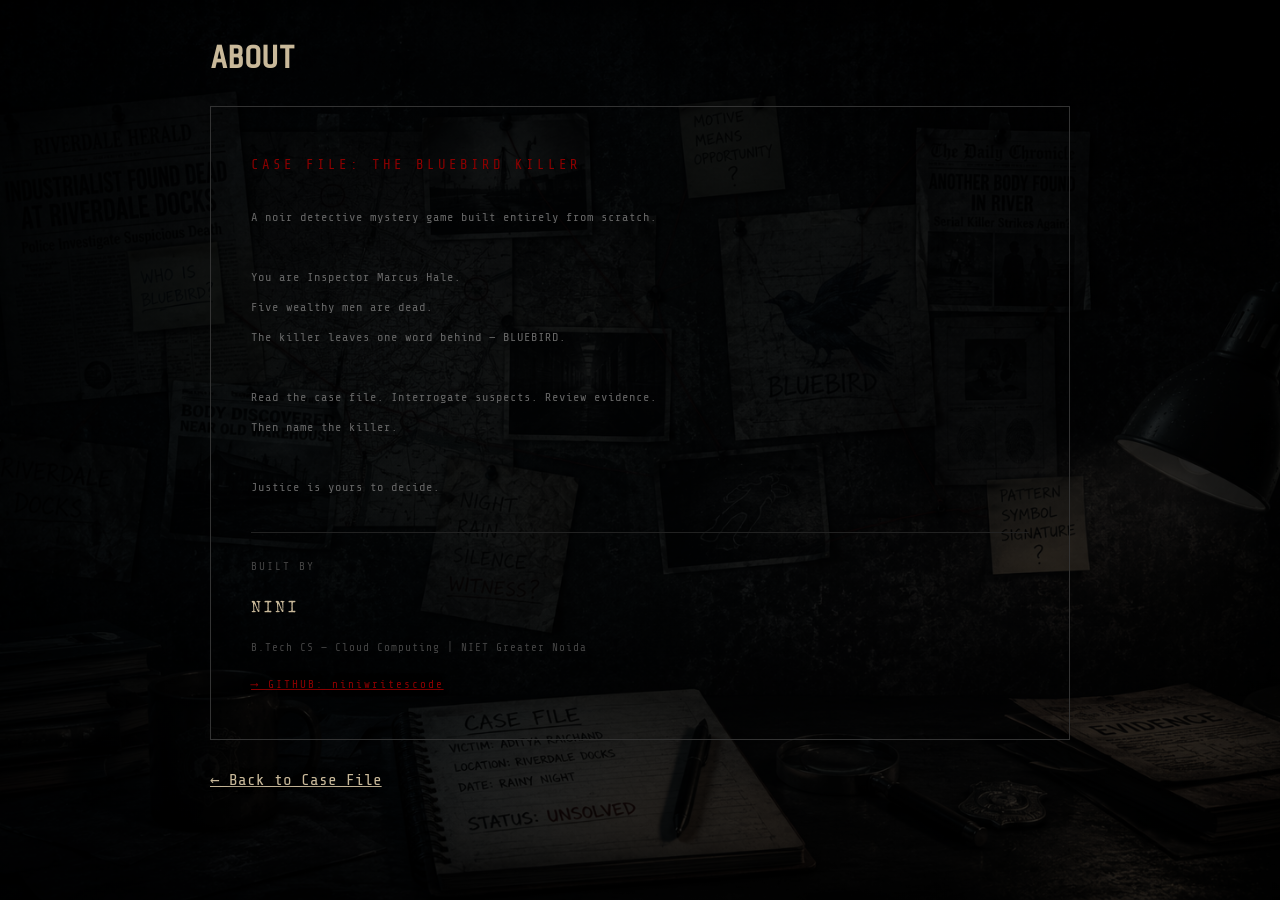
<file: templates/about.html>
<!DOCTYPE html>
<html lang="en">
<head>
    <meta charset="UTF-8">
    <meta name="viewport" content="width=device-width, initial-scale=1.0">
    <title>About</title>
    <link rel="stylesheet" href="/static/style.css">
</head>
<body>
<div class="casefile-container">
    <h1>ABOUT</h1>

    <div style="border:1px solid #333; padding:40px; margin-top:30px; line-height:2.5;">
        <p style="color:#8b0000; letter-spacing:3px; font-size:14px; margin-bottom:20px;">CASE FILE: THE BLUEBIRD KILLER</p>
        
        <p style="color:#666; font-size:12px; letter-spacing:1px;">
        A noir detective mystery game built entirely from scratch.<br><br>
        You are Inspector Marcus Hale.<br>
        Five wealthy men are dead.<br>
        The killer leaves one word behind — BLUEBIRD.<br><br>
        Read the case file. Interrogate suspects. Review evidence.<br>
        Then name the killer.<br><br>
        Justice is yours to decide.
        </p>

        <div style="border-top:1px solid #222; margin-top:30px; padding-top:20px;">
            <p style="color:#444; font-size:11px; letter-spacing:2px;">BUILT BY</p>
            <p style="color:#c9b99a; font-size:16px; font-family:'Special Elite',cursive; letter-spacing:3px; margin-top:8px;">NINI</p>
            <p style="color:#444; font-size:11px; letter-spacing:1px; margin-top:5px;">B.Tech CS — Cloud Computing | NIET Greater Noida</p>
            <a href="https://github.com/niniwritescode" style="color:#8b0000; font-size:11px; letter-spacing:2px; margin-top:10px; display:block;">⟶ GITHUB: niniwritescode</a>
        </div>
    </div>

    <a href="/casefile" style="display:block; margin-top:30px;">← Back to Case File</a>
</div>
</body>
</html>
</file>
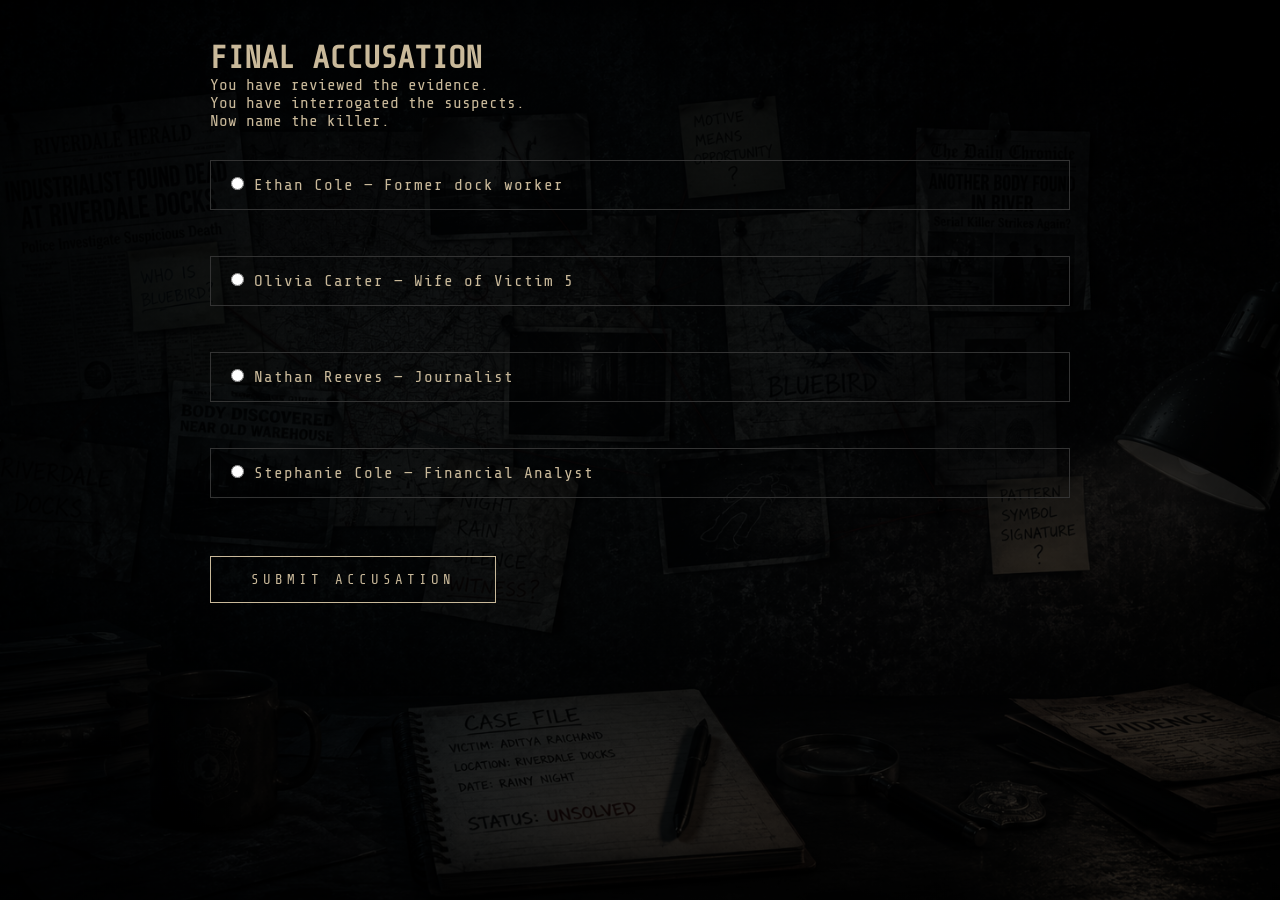
<file: templates/accuse.html>
<!DOCTYPE html>

<html lang="en">
<head>
    <meta charset="UTF-8">
    <meta name="viewport" content="width=device-width, initial-scale=1.0">
    <title>Final Accusation</title>
    <link rel="stylesheet" href="/static/style.css">
</head>
<body>
<div class="casefile-container">
<h1>FINAL ACCUSATION</h1>
<p>You have reviewed the evidence.<br>
You have interrogated the suspects.<br>
Now name the killer.</p>

<div class="suspect-list">
    <label><input type="radio" name="suspect" value="1"> Ethan Cole — Former dock worker</label><br><br>
    <label><input type="radio" name="suspect" value="2"> Olivia Carter — Wife of Victim 5</label><br><br>
    <label><input type="radio" name="suspect" value="3"> Nathan Reeves — Journalist</label><br><br>
    <label><input type="radio" name="suspect" value="4"> Stephanie Cole — Financial Analyst</label>
</div>

<br>
<button class="accuse-btn" onclick="makeAccusation()">SUBMIT ACCUSATION</button>
</div>
<div id="result-box" class="modal" style="display:none;">
    <div class="modal-box">
        <span class="close-btn" onclick="closeResult()">&times;</span>
        <h2 id="result-title"></h2>
        <div id="result-content"></div>
    </div>
</div>

<script>
function makeAccusation() {
    const selected = document.querySelector('input[name="suspect"]:checked');

    if (!selected) {
        alert("Select a suspect first.");
        return;
    }

    const answer = selected.value;
    let title = "";
    let content = "";

    if (answer === "4") {
        title = "CORRECT. CASE CLOSED.";
        content = `STEPHANIE COLE. Age 29. Financial Analyst.

Twelve years ago, Starbird Holdings destroyed her family.
Her father Ethan tried to expose the fraud.
They framed him instead. He lost everything.

Her mother never recovered.
She died two years later.

Stephanie spent a decade getting close to each victim.
Working inside their companies.
Learning their routines.
Waiting.

She drugged their coffee first.

"Men like them don't fear prison. They fear helplessness."

Then she strangled them.
Controlled. Deliberate.

The Maritime knot — her father taught her as a child.

BLUEBIRD was the internal codename of the fraud.
She signed every murder with it.
Not as a threat. As a receipt.

The limp, the boots, the planted footprint —
all misdirection.

She made you look at her father.

When Ethan was questioned, he stayed silent for two hours.

Detective: "Who tied the knots?"
Ethan: "...I did."

He found out after the third murder.
He didn't stop her.
He helped cover it.

STEPHANIE COLE — arrested. Murder x5.
ETHAN COLE — arrested. Accessory x3.

Justice? You decide.`;
    } else {
        const names = {
            "1": "Ethan Cole",
            "2": "Olivia Carter",
            "3": "Nathan Reeves"
        };

        title = "WRONG ACCUSATION";
        content = `You accused ${names[answer]}.

Stephanie Cole disappears into the city.

The Bluebird killings stop.
No one knows why.

Case goes cold.`;
    }

    document.getElementById("result-title").innerText = title;
    document.getElementById("result-content").innerHTML =
        content.replace(/\n/g, "<br>");
    document.getElementById("result-box").style.display = "flex";
}

function closeResult() {
    document.getElementById("result-box").style.display = "none";
}
</script>

</body>
</html>
</file>
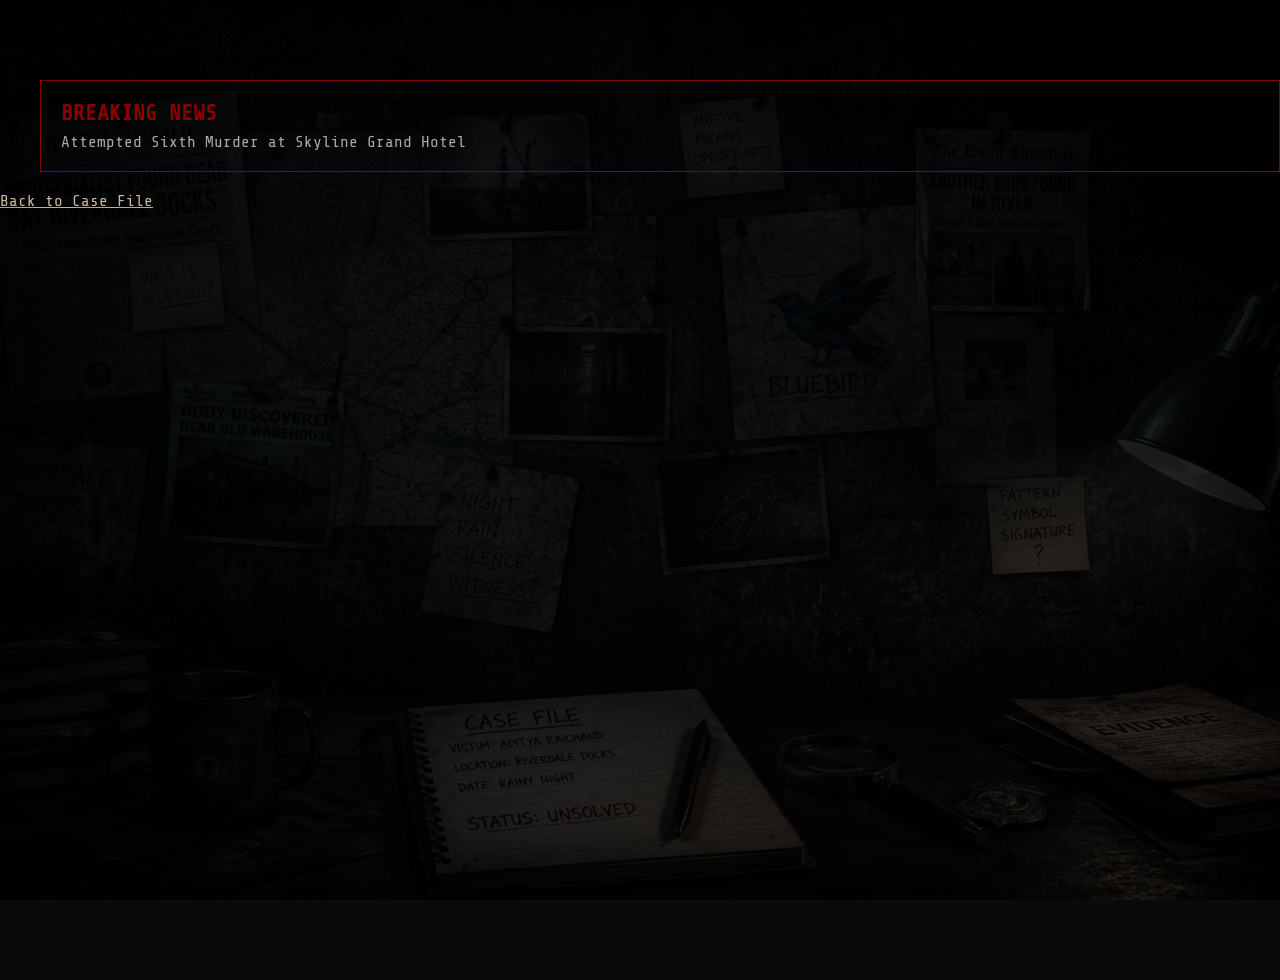
<file: templates/breaking.html>
<!DOCTYPE html>
<html lang="en">
<head>
    <meta charset="UTF-8">
    <meta name="viewport" content="width=device-width, initial-scale=1.0">
    <title>Breaking news</title>
    <link rel="stylesheet" href="/static/style.css">
</head>
<body>

<div class="breaking-card" onclick="openBreakingNews()">
    <div class="breaking-title">BREAKING NEWS</div>
    <div class="breaking-desc">
        Attempted Sixth Murder at Skyline Grand Hotel
    </div>
    </div>
    <a href="/casefile">Back to Case File</a>


<div id="breaking-modal" class="modal">
    <div class="modal-box">
        <span class="close-btn" onclick="closeBreakingNews()">&times;</span>
        <h2 id="breaking-modal-title">BREAKING: ATTEMPTED SIXTH MURDER</h2>
        <div id="breaking-modal-content"></div>
    </div>
</div>

<script>
const breakingNews = {
    title: "BREAKING: ATTEMPTED SIXTH MURDER",
    info: `Another stormy night.

At 11:47 PM, Detective Marcus received an anonymous tip —
the Bluebird Killer would strike again at Skyline Grand Hotel.
Businessman Leonard Hayes. Room 708.

Marcus noticed the rainfall. The pattern.
He didn't wait for backup.

Inside room 708 — Hayes unconscious on the floor.
Spilled coffee beside him.

Standing at the window:
A young woman. Rain-soaked black coat.
Rope in one hand.
A note marked BLUEBIRD in the other.

Lightning filled the room.

Marcus saw the star-marked boots.
He saw her face.
Cold. Unsurprised. Like she'd been expecting him.

For the first time, the Bluebird Killer had a face.

She dropped the rope and ran before backup arrived.
Hayes survived.

The unknown female suspect is now the primary lead.`
};

function openBreakingNews() {
    document.getElementById('breaking-modal-title').innerText =
        breakingNews.title;

    document.getElementById('breaking-modal-content').innerHTML =
        breakingNews.info.replace(/\n/g, '<br>');

    document.getElementById('breaking-modal').style.display = 'flex';
}

function closeBreakingNews() {
    document.getElementById('breaking-modal').style.display = 'none';
}
</script>

</body>
</html>
</file>
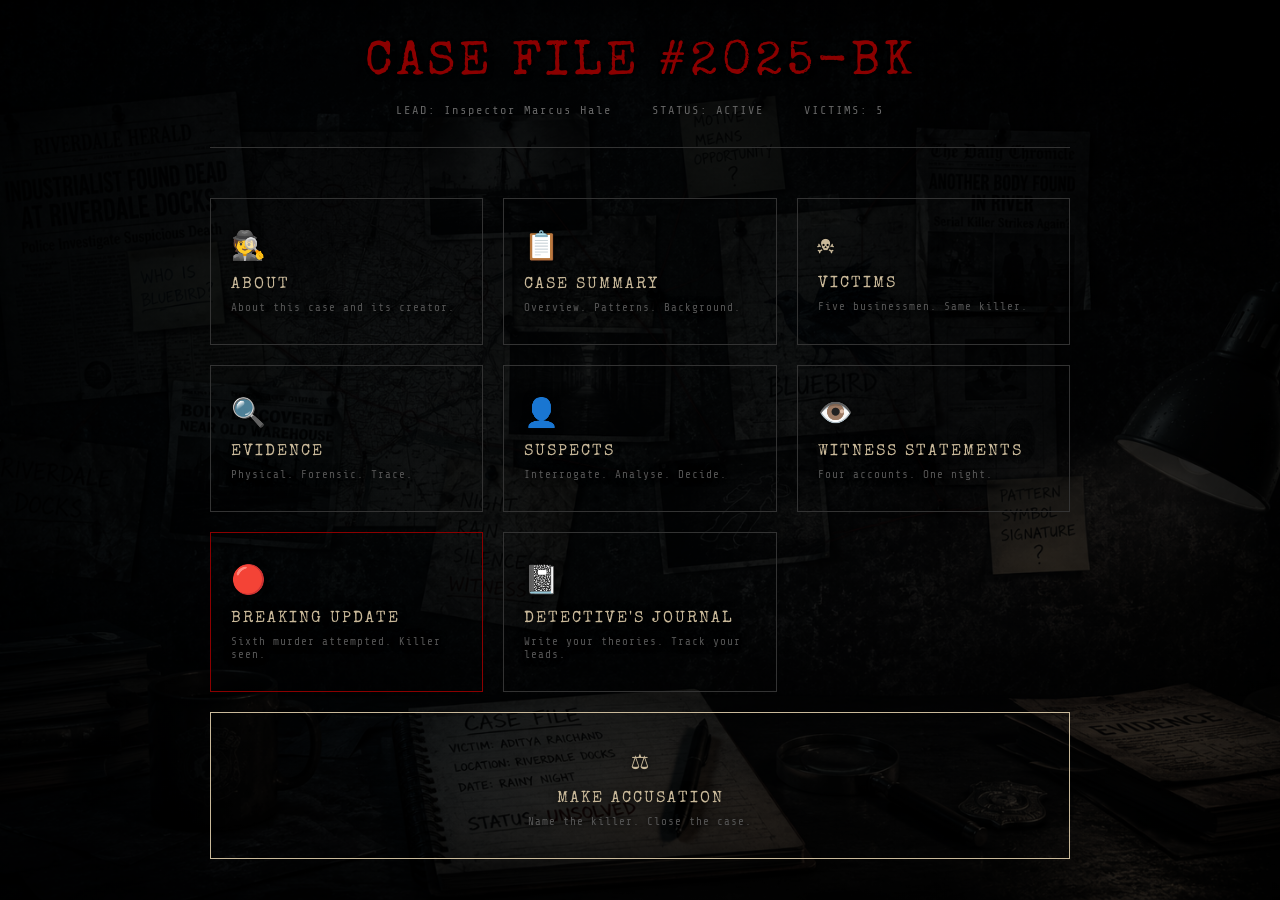
<file: templates/casefile.html>
<!DOCTYPE html>
<html>
<head>
    <title>Case File: Bluebird</title>
    <link rel="stylesheet" href="/static/style.css">
</head>
<body>
    <div class="casefile-container">

        <div class="case-header">
            <div class="case-stamp">CASE FILE #2025-BK</div>
            <div class="case-meta">
                <span>LEAD: Inspector Marcus Hale</span>
                <span>STATUS: ACTIVE</span>
                <span>VICTIMS: 5</span>
            </div>
        </div>

        <div class="sections-grid">

            <a href="/about" class="section-card">
    <div class="card-icon">🕵️</div>
    <div class="card-title">ABOUT</div>
    <div class="card-desc">About this case and its creator.</div>
</a>

            <a href="/summary" class="section-card">
                <div class="card-icon">📋</div>
                <div class="card-title">CASE SUMMARY</div>
                <div class="card-desc">Overview. Patterns. Background.</div>
            </a>

            <a href="/victim" class="section-card">
                <div class="card-icon">☠️</div>
                <div class="card-title">VICTIMS</div>
                <div class="card-desc">Five businessmen. Same killer.</div>
            </a>

            <a href="/evidence" class="section-card">
                <div class="card-icon">🔍</div>
                <div class="card-title">EVIDENCE</div>
                <div class="card-desc">Physical. Forensic. Trace.</div>
            </a>

            <a href="/suspects" class="section-card">
                <div class="card-icon">👤</div>
                <div class="card-title">SUSPECTS</div>
                <div class="card-desc">Interrogate. Analyse. Decide.</div>
            </a>

            <a href="/witnesses" class="section-card">
                <div class="card-icon">👁️</div>
                <div class="card-title">WITNESS STATEMENTS</div>
                <div class="card-desc">Four accounts. One night.</div>
            </a>

            <a href="/breaking" class="section-card highlight">
                <div class="card-icon">🔴</div>
                <div class="card-title">BREAKING UPDATE</div>
                <div class="card-desc">Sixth murder attempted. Killer seen.</div>
            </a>

            <a href="/journal" class="section-card">
    <div class="card-icon">📓</div>
    <div class="card-title">DETECTIVE'S JOURNAL</div>
    <div class="card-desc">Write your theories. Track your leads.</div>
</a>

            <a href="/accuse" class="section-card accuse">
                <div class="card-icon">⚖️</div>
                <div class="card-title">MAKE ACCUSATION</div>
                <div class="card-desc">Name the killer. Close the case.</div>
            </a>


        </div>
    </div>
</body>
</html>
</file>
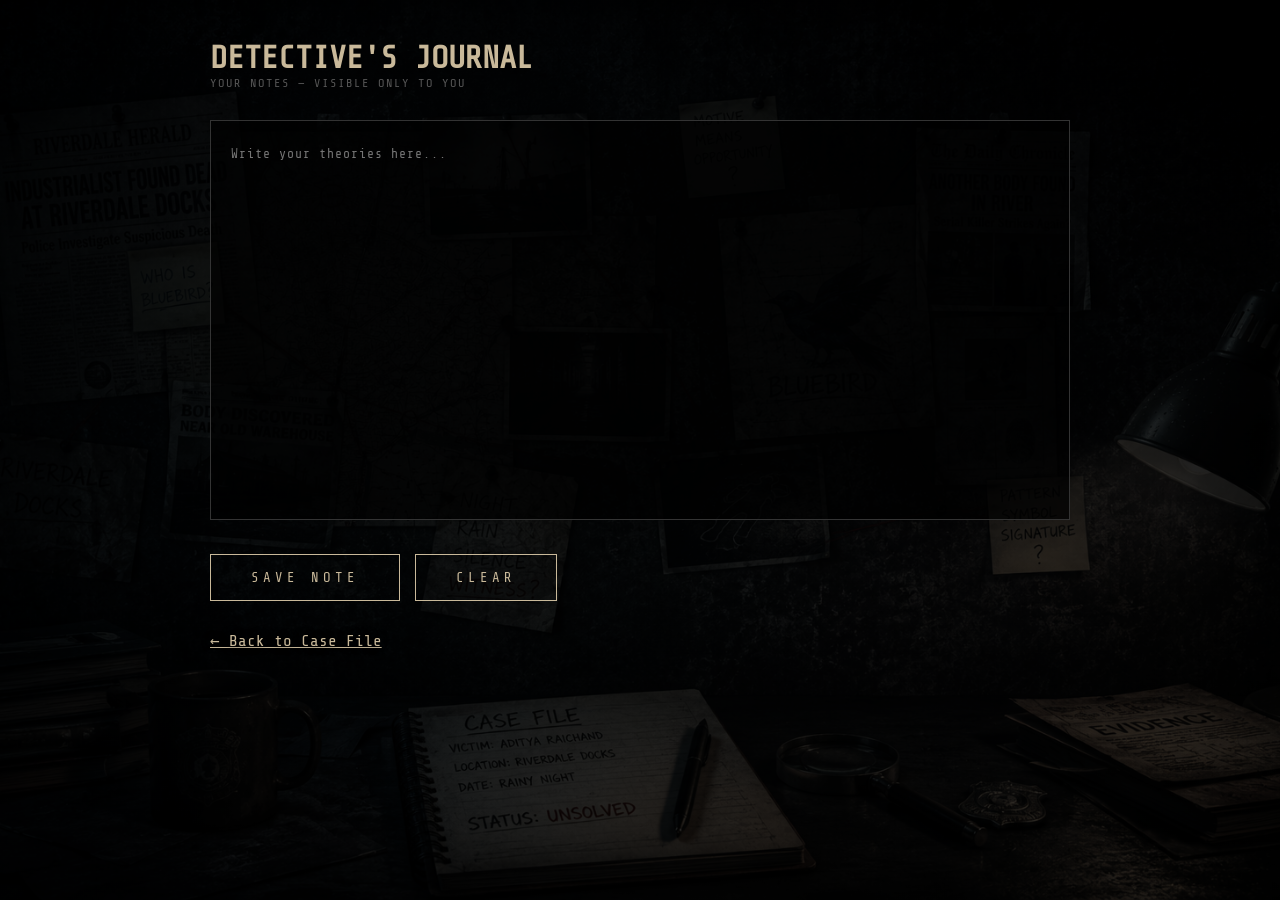
<file: templates/journal.html>
<!DOCTYPE html>
<html lang="en">
<head>
    <meta charset="UTF-8">
    <meta name="viewport" content="width=device-width, initial-scale=1.0">
    <title>Detective Journal</title>
    <link rel="stylesheet" href="/static/style.css">
</head>
<body>
<div class="casefile-container">
    <h1>DETECTIVE'S JOURNAL</h1>
    <p style="color:#555; font-size:12px; letter-spacing:2px; margin-bottom:30px;">YOUR NOTES — VISIBLE ONLY TO YOU</p>

    <textarea id="journal-text" placeholder="Write your theories here..." style="
        width: 100%;
        height: 400px;
        background: rgba(0,0,0,0.7);
        border: 1px solid #333;
        color: #c9b99a;
        font-family: 'Share Tech Mono', monospace;
        font-size: 13px;
        padding: 20px;
        letter-spacing: 1px;
        line-height: 2;
        resize: none;
        outline: none;
    "></textarea>

    <div style="margin-top:20px; display:flex; gap:15px;">
        <button class="accuse-btn" onclick="saveNote()">SAVE NOTE</button>
        <button class="accuse-btn" onclick="clearNote()">CLEAR</button>
    </div>

    <div id="save-msg" style="color:#8b0000; font-size:12px; letter-spacing:2px; margin-top:15px; display:none;">
        NOTE SAVED.
    </div>

    <a href="/casefile" style="display:block; margin-top:30px;">← Back to Case File</a>
</div>

<script>
window.onload = function() {
    const saved = localStorage.getItem('detective-journal');
    if (saved) document.getElementById('journal-text').value = saved;
}

function saveNote() {
    const text = document.getElementById('journal-text').value;
    localStorage.setItem('detective-journal', text);
    const msg = document.getElementById('save-msg');
    msg.style.display = 'block';
    setTimeout(() => msg.style.display = 'none', 2000);
}

function clearNote() {
    document.getElementById('journal-text').value = '';
    localStorage.removeItem('detective-journal');
}
</script>
</body>
</html>
</file>
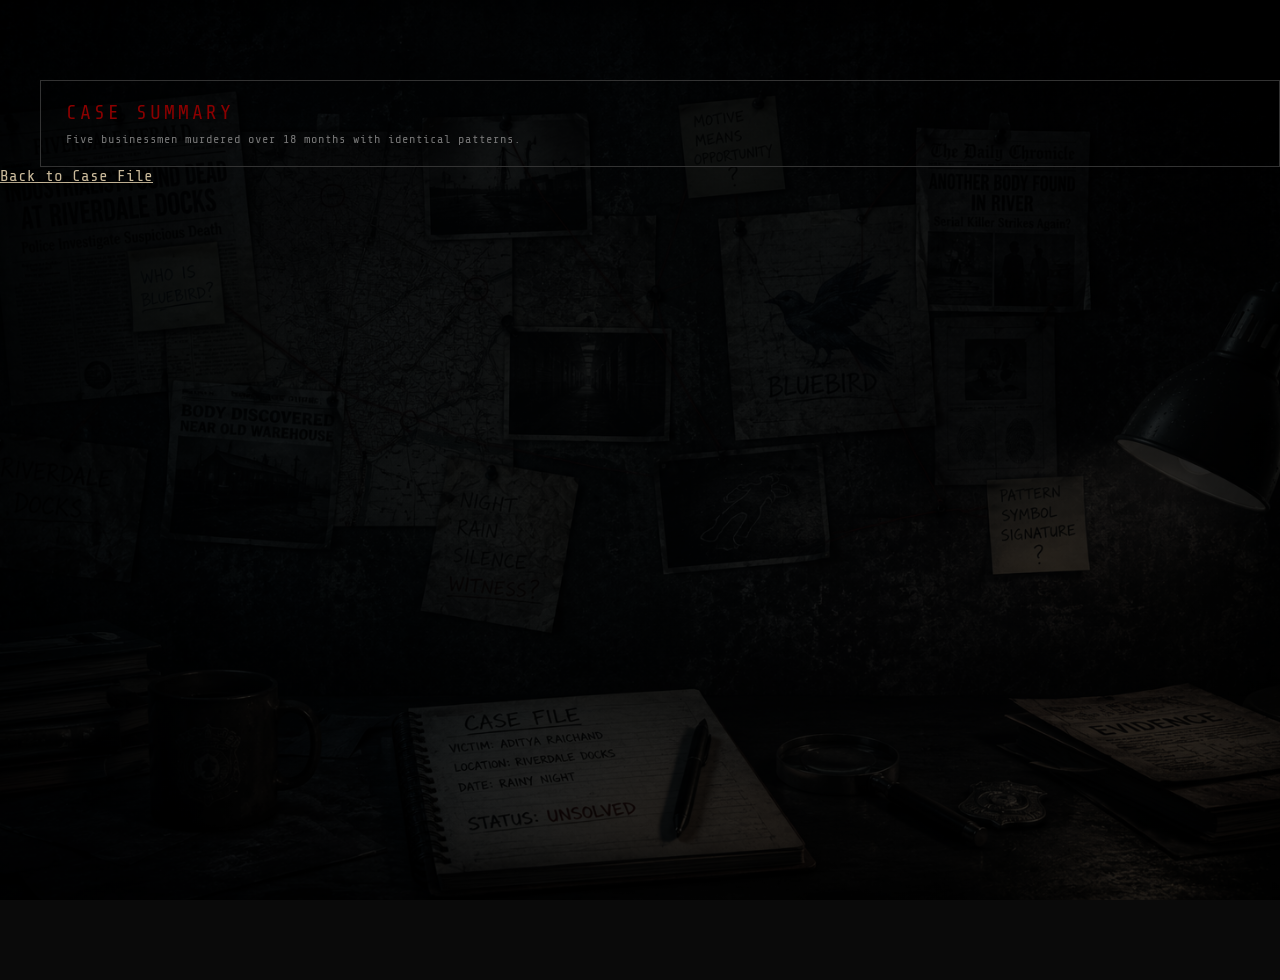
<file: templates/summary.html>
<!DOCTYPE html>

<html lang="en">
<head>
    <meta charset="UTF-8">
    <meta name="viewport" content="width=device-width, initial-scale=1.0">
    <title>Case Summary</title>
    <link rel="stylesheet" href="/static/style.css">
</head>
<body>

<div class="summary-card" onclick="openSummary()">
    <div class="summary-title">CASE SUMMARY</div>
    <div class="summary-desc">
        Five businessmen murdered over 18 months with identical patterns.
    </div>
</div>

<a href="/casefile">Back to Case File</a>

<div id="summary-modal" class="modal">
    <div class="modal-box">
        <span class="close-btn" onclick="closeSummary()">&times;</span>
        <h2 id="summary-modal-title">CASE SUMMARY</h2>
        <div id="summary-modal-content"></div>
    </div>
</div>

<script>
const caseSummary = {
    title: "CASE SUMMARY",
    info: `Over the last 18 months, five wealthy businessmen have been found murdered across the city.

Common patterns observed in all murders:

1. Murder happens ONLY during heavy rainfall.
2. Victims are always influential businessmen.
3. Cause of death: strangulation.
4. Rope used in every murder has the exact same rare knot style.
5. A handwritten note saying "BLUEBIRD" is left near every body.
6. Wet footprints are found at every crime scene.
7. Each footprint contains a star-shaped mark in the center of the sole.

Police believe the same killer is responsible.`
};

function typeWriter(text, element, speed = 18) {
    element.innerHTML = '';
    let i = 0;
    function type() {
        if (i < text.length) {
            if (text.slice(i, i + 4) === '<br>') {
                element.innerHTML += '<br>';
                i += 4;
            } else {
                element.innerHTML += text[i];
                i++;
            }
            setTimeout(type, speed);
        }
    }
    type();
}

function openSummary() {
    const formatted = caseSummary.info.replace(/\n/g, '<br>');
    document.getElementById('summary-modal-title').innerText = caseSummary.title;
    document.getElementById('summary-modal').style.display = 'flex';
    const content = document.getElementById('summary-modal-content');
    typeWriter(formatted, content);
}
function closeSummary() {
    document.getElementById('summary-modal').style.display = 'none';
}
</script>

</body>
</html>
</file>
<file: static/style.css>
@import url('https://fonts.googleapis.com/css2?family=Special+Elite&family=Share+Tech+Mono&display=swap');

* {
    margin: 0;
    padding: 0;
    box-sizing: border-box;
}

body {
    background-color: #0a0a0a;
    background-image: linear-gradient(rgba(0,0,0,0.75), rgba(0,0,0,0.75)), url("/static/bg.png");
    background-size: cover;
    background-attachment: fixed;
    background-position: center;
    color: #c9b99a;
    font-family: 'Share Tech Mono', monospace;
    min-height: 100vh;
}
.welcome-screen {
    display: flex;
    flex-direction: column;
    align-items: center;
    justify-content: center;
    min-height: 100vh;
    text-align: center;
    padding: 20px;
}

a {
    color: #c9b99a;
    text-shadow: 0 0 8px rgba(0,0,0,0.9);
}

.case-stamp {
    font-family: 'Special Elite', cursive;
    font-size: 48px;
    color: #8b0000;
    text-shadow: 2px 2px 4px rgba(0,0,0,0.8);
    letter-spacing: 4px;
    margin-bottom: 10px;
}

.subtitle {
    font-size: 14px;
    letter-spacing: 6px;
    color: #666;
    margin-bottom: 60px;
}

.classified {
    border: 2px solid #8b0000;
    padding: 30px 50px;
    margin-bottom: 60px;
    position: relative;
}

.classified h2 {
    font-family: 'Special Elite', cursive;
    font-size: 28px;
    color: #c9b99a;
    margin-bottom: 15px;
}

.classified p {
    font-size: 13px;
    line-height: 2;
    color: #888;
}

.classified::before {
    content: 'CLASSIFIED';
    position: absolute;
    top: -12px;
    left: 20px;
    background: #0a0a0a;
    padding: 0 10px;
    color: #8b0000;
    font-size: 12px;
    letter-spacing: 4px;
}

.enter-btn {
    background: transparent;
    border: 1px solid #c9b99a;
    color: #c9b99a;
    font-family: 'Share Tech Mono', monospace;
    font-size: 14px;
    letter-spacing: 4px;
    padding: 15px 40px;
    cursor: pointer;
    transition: all 0.3s;
    text-decoration: none;
}

.enter-btn:hover {
    background: #8b0000;
    border-color: #8b0000;
    color: #fff;
}

.rain-text {
    font-size: 11px;
    color: #444;
    margin-top: 40px;
    letter-spacing: 2px;
}

.casefile-container {
    max-width: 900px;
    margin: 0 auto;
    padding: 40px 20px;
}

.case-header {
    text-align: center;
    margin-bottom: 50px;
    border-bottom: 1px solid #333;
    padding-bottom: 30px;
}

.case-meta {
    display: flex;
    justify-content: center;
    gap: 40px;
    font-size: 12px;
    color: #666;
    letter-spacing: 2px;
    margin-top: 15px;
}

.sections-grid {
    display: grid;
    grid-template-columns: repeat(auto-fit, minmax(250px, 1fr));
    gap: 20px;
}

.section-card {
    border: 1px solid #333;
    padding: 30px 20px;
    text-decoration: none;
    color: #c9b99a;
    transition: all 0.3s;
    display: block;
}

.section-card:hover {
    border-color: #8b0000;
    background: #111;
}

.card-icon {
    font-size: 28px;
    margin-bottom: 15px;
}

.card-title {
    font-family: 'Special Elite', cursive;
    font-size: 16px;
    letter-spacing: 2px;
    margin-bottom: 8px;
}

.card-desc {
    font-size: 11px;
    color: #555;
    letter-spacing: 1px;
}

.section-card.highlight {
    border-color: #8b0000;
}

.section-card.accuse {
    border-color: #c9b99a;
    text-align: center;
    grid-column: 1 / -1;
}

.section-card.accuse:hover {
    background: #8b0000;
    border-color: #8b0000;
}

.suspect-card {
    border: 1px solid #333;
    padding: 20px 25px;
    margin-bottom: 15px;
    cursor: pointer;
    transition: all 0.3s;
}

.suspect-card:hover {
    border-color: #8b0000;
    background: #111;
}

.suspect-name {
    font-family: 'Special Elite', cursive;
    font-size: 18px;
    letter-spacing: 2px;
    margin-bottom: 5px;
}

.suspect-role {
    font-size: 11px;
    color: #555;
    letter-spacing: 2px;
}

.witness-card {
    border: 1px solid #333;
    padding: 20px 25px;
    margin-bottom: 15px;
    cursor: pointer;
    transition: all 0.3s;
}

.witness-card:hover {
    border-color: #8b0000;
    background: #111;
}

.witness-name {
    font-family: 'Special Elite', cursive;
    font-size: 18px;
    letter-spacing: 2px;
    margin-bottom: 5px;
}

.witness-role {
    font-size: 11px;
    color: #555;
    letter-spacing: 2px;
}

.evidence-board {
    display: flex;
    flex-wrap: wrap;
    gap: 30px;
    justify-content: center;
    padding: 20px 0;
}

.polaroid {
    background: #111;
    border: 1px solid #333;
    padding: 10px 10px 30px 10px;
    width: 160px;
    cursor: pointer;
    transition: transform 0.3s, box-shadow 0.3s;
}

.polaroid:hover {
    transform: rotate(0deg) scale(1.05) !important;
    box-shadow: 0 0 20px rgba(139, 0, 0, 0.4);
}

.polaroid img {
    width: 100%;
    height: 130px;
    object-fit: cover;
    filter: grayscale(40%);
}

.polaroid-label {
    font-size: 9px;
    color: #666;
    letter-spacing: 1px;
    margin-top: 10px;
    text-align: center;
}

.victim-card {
    border: 1px solid #333;
    padding: 20px 25px;
    margin-bottom: 15px;
    cursor: pointer;
    transition: all 0.3s;
}

.victim-card:hover {
    border-color: #8b0000;
    background: #111;
}

.victim-name {
    font-family: 'Special Elite', cursive;
    font-size: 18px;
    letter-spacing: 2px;
    margin-bottom: 5px;
}

.victim-occupation {
    font-size: 11px;
    color: #555;
    letter-spacing: 2px;
}

.breaking-card{
    border:1px solid #8b0000;
    padding:20px;
    cursor:pointer;
    margin-bottom:20px;
    margin-top: 80px;
    margin-left: 40px;
}

.breaking-title{
    color:#8b0000;
    font-size:22px;
    font-weight:bold;
}

.breaking-desc{
    color:#aaa;
    margin-top:8px;
}

.modal {
    display: none;
    position: fixed;
    top: 0;
    left: 0;
    width: 100%;
    height: 100%;
    background: rgba(0,0,0,0.85);
    z-index: 999;
    justify-content: center;
    align-items: center;
}

.modal-box {
    border: 1px solid #8b0000;
    background: #0a0a0a;
    max-width: 600px;
    width: 90%;
    padding: 40px;
    position: relative;
    color: #888;
    font-size: 13px;
    line-height: 2;
    max-height: 80vh;
    overflow-y: auto;
}

.close-btn {
    position: sticky;
    top: 0;
    float: right;
    right: 20px;
    font-size: 22px;
    cursor: pointer;
    color: #c9b99a;
}

.summary-card{
    border:1px solid #333;
    padding:20px 25px;
    cursor:pointer;
    transition:all 0.3s;
     margin-top: 80px;
    margin-left: 40px;
}

.summary-card:hover{
    border-color:#8b0000;
    background:#111;
}

.summary-title{
    font-size:20px;
    letter-spacing:3px;
    color:#8b0000;
    margin-bottom:8px;
}

.summary-desc{
    font-size:12px;
    color:#777;
    letter-spacing:1px;
}

.suspect-list {
    margin: 30px 0;
}

.suspect-list label {
    display: block;
    border: 1px solid #333;
    padding: 15px 20px;
    margin-bottom: 10px;
    cursor: pointer;
    transition: all 0.3s;
    letter-spacing: 1px;
}

.suspect-list label:hover {
    border-color: #8b0000;
    background: #111;
}

.accuse-btn {
    background: transparent;
    border: 1px solid #c9b99a;
    color: #c9b99a;
    font-family: 'Share Tech Mono', monospace;
    font-size: 14px;
    letter-spacing: 4px;
    padding: 15px 40px;
    cursor: pointer;
    transition: all 0.3s;
    margin-top: 10px;
}

.accuse-btn:hover {
    background: #8b0000;
    border-color: #8b0000;
    color: #fff;
}

.rain {
    position: fixed;
    top: 0;
    left: 0;
    width: 100%;
    height: 100%;
    pointer-events: none;
    z-index: 9998;
    overflow: hidden;
}

.drop {
    position: absolute;
    width: 1px;
    background: linear-gradient(transparent, rgba(174, 214, 241, 0.3));
    animation: fall linear infinite;
    top: -100px;
}

@keyframes fall {
    to {
        transform: translateY(110vh);
    }
}

.lightning {
    position: fixed;
    top: 0;
    left: 0;
    width: 100%;
    height: 100%;
    background: white;
    opacity: 0;
    pointer-events: none;
    z-index: 9997;
}

@keyframes strike {
    0%   { opacity: 0; }
    10%  { opacity: 0.08; }
    11%  { opacity: 0; }
    12%  { opacity: 0.05; }
    13%  { opacity: 0; }
    100% { opacity: 0; }
}
</file>
